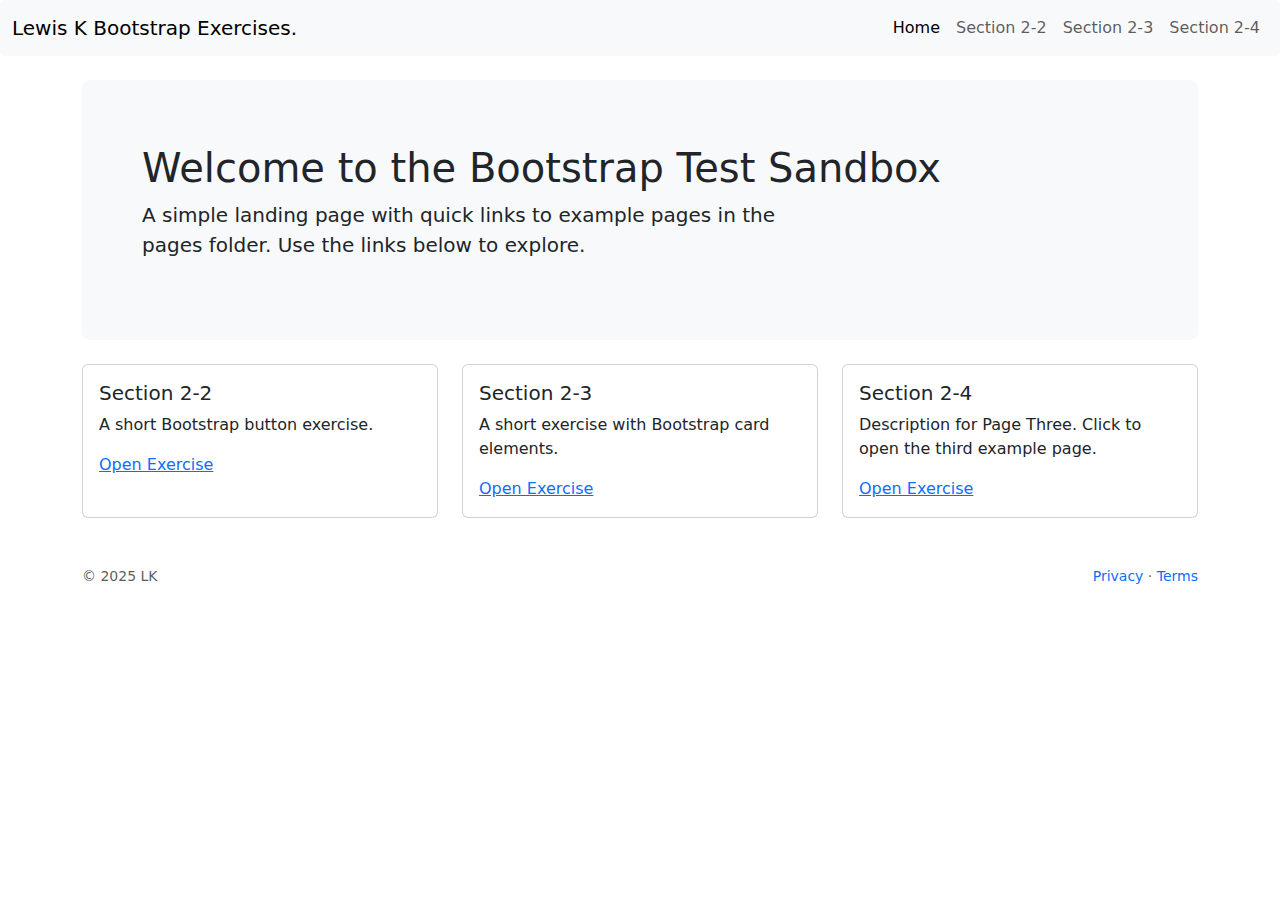
<file: index.html>
<!DOCTYPE html>
<html lang="en">

<head>
  <meta charset="UTF-8">
  <meta name="viewport" content="width=device-width, initial-scale=1.0">
  <title>Bootstrap Test Sandbox</title>
  <!-- Bootstrap CSS -->
  <link href="https://cdn.jsdelivr.net/npm/bootstrap@5.3.3/dist/css/bootstrap.min.css" rel="stylesheet" integrity="sha384-QWTKZyjpPEjISv5WaRU9OFeRpok6YctnYmDr5pNlyT2bRjXh0JMhjY6hW+ALEwIH" crossorigin="anonymous">
  <link rel="stylesheet" href="./css/styles.css">
</head>

<body>
  <nav class="navbar navbar-expand-lg navbar-light bg-light mb-4 rounded">
    <div class="container-fluid">
      <a class="navbar-brand" href="./index.html">Lewis K Bootstrap Exercises.</a>
      <button class="navbar-toggler" type="button" data-bs-toggle="collapse" data-bs-target="#mainNav" aria-controls="mainNav" aria-expanded="false" aria-label="Toggle navigation">
        <span class="navbar-toggler-icon"></span>
      </button>
      <div class="collapse navbar-collapse" id="mainNav">
        <ul class="navbar-nav ms-auto mb-2 mb-lg-0">
          <li class="nav-item">
            <a class="nav-link active" aria-current="page" href="#">Home</a>
          </li>
          <li class="nav-item">
            <a class="nav-link" href="pages/2-2.html">Section 2-2</a>
          </li>
          <li class="nav-item">
            <a class="nav-link" href="pages/2-3.html">Section 2-3</a>
          </li>
          <li class="nav-item">
            <a class="nav-link" href="pages/2-4.html">Section 2-4</a>
          </li>
        </ul>
      </div>
    </div>
  </nav>

  <main class="container">
    <header class="p-5 mb-4 bg-light rounded-3">
      <div class="container-fluid py-3">
        <h1 class="display-6">Welcome to the Bootstrap Test Sandbox</h1>
        <p class="col-md-8 fs-5">A simple landing page with quick links to example pages in the pages folder. Use the links below to explore.</p>
      </div>
    </header>

    <section class="row g-4">
      <div class="col-md-4">
        <div class="card h-100" id="card-2-2" data-animate-duration="600">
          <div class="card-body">
            <h5 class="card-title">Section 2-2</h5>
            <p class="card-text">A short Bootstrap button exercise.</p>
            <a href="./pages/2-2.html" class="stretched-link">Open Exercise</a>
          </div>
        </div>
      </div>
      <div class="col-md-4">
        <div class="card h-100">
          <div class="card-body">
            <h5 class="card-title">Section 2-3</h5>
            <p class="card-text">A short exercise with Bootstrap card elements.</p>
            <a href="./pages/2-3.html" class="stretched-link">Open Exercise</a>
          </div>
        </div>
      </div>
      <div class="col-md-4">
        <div class="card h-100">
          <div class="card-body">
            <h5 class="card-title">Section 2-4</h5>
            <p class="card-text">Description for Page Three. Click to open the third example page.</p>
            <a href="./pages/2-4.html" class="stretched-link">Open Exercise</a>
          </div>
        </div>
      </div>
    </section>

    <footer class="mt-5 text-muted small">
      <div class="d-flex justify-content-between align-items-center">
        <div>© 2025 LK</div>
        <div><a href="#" class="text-decoration-none">Privacy</a> · <a href="#" class="text-decoration-none">Terms</a></div>
      </div>
    </footer>
  </main>

  <!-- Bootstrap JS -->
  <script src="https://cdn.jsdelivr.net/npm/bootstrap@5.3.3/dist/js/bootstrap.bundle.min.js" integrity="sha384-YvpcrYf0tY3lHB60NNkmXc5s9fDVZLESaAA55NDzOxhy9GkcIdslK1eN7N6jIeHz" crossorigin="anonymous"></script>
  <script src="./js/index.js"></script>
</body>

</html>
</file>
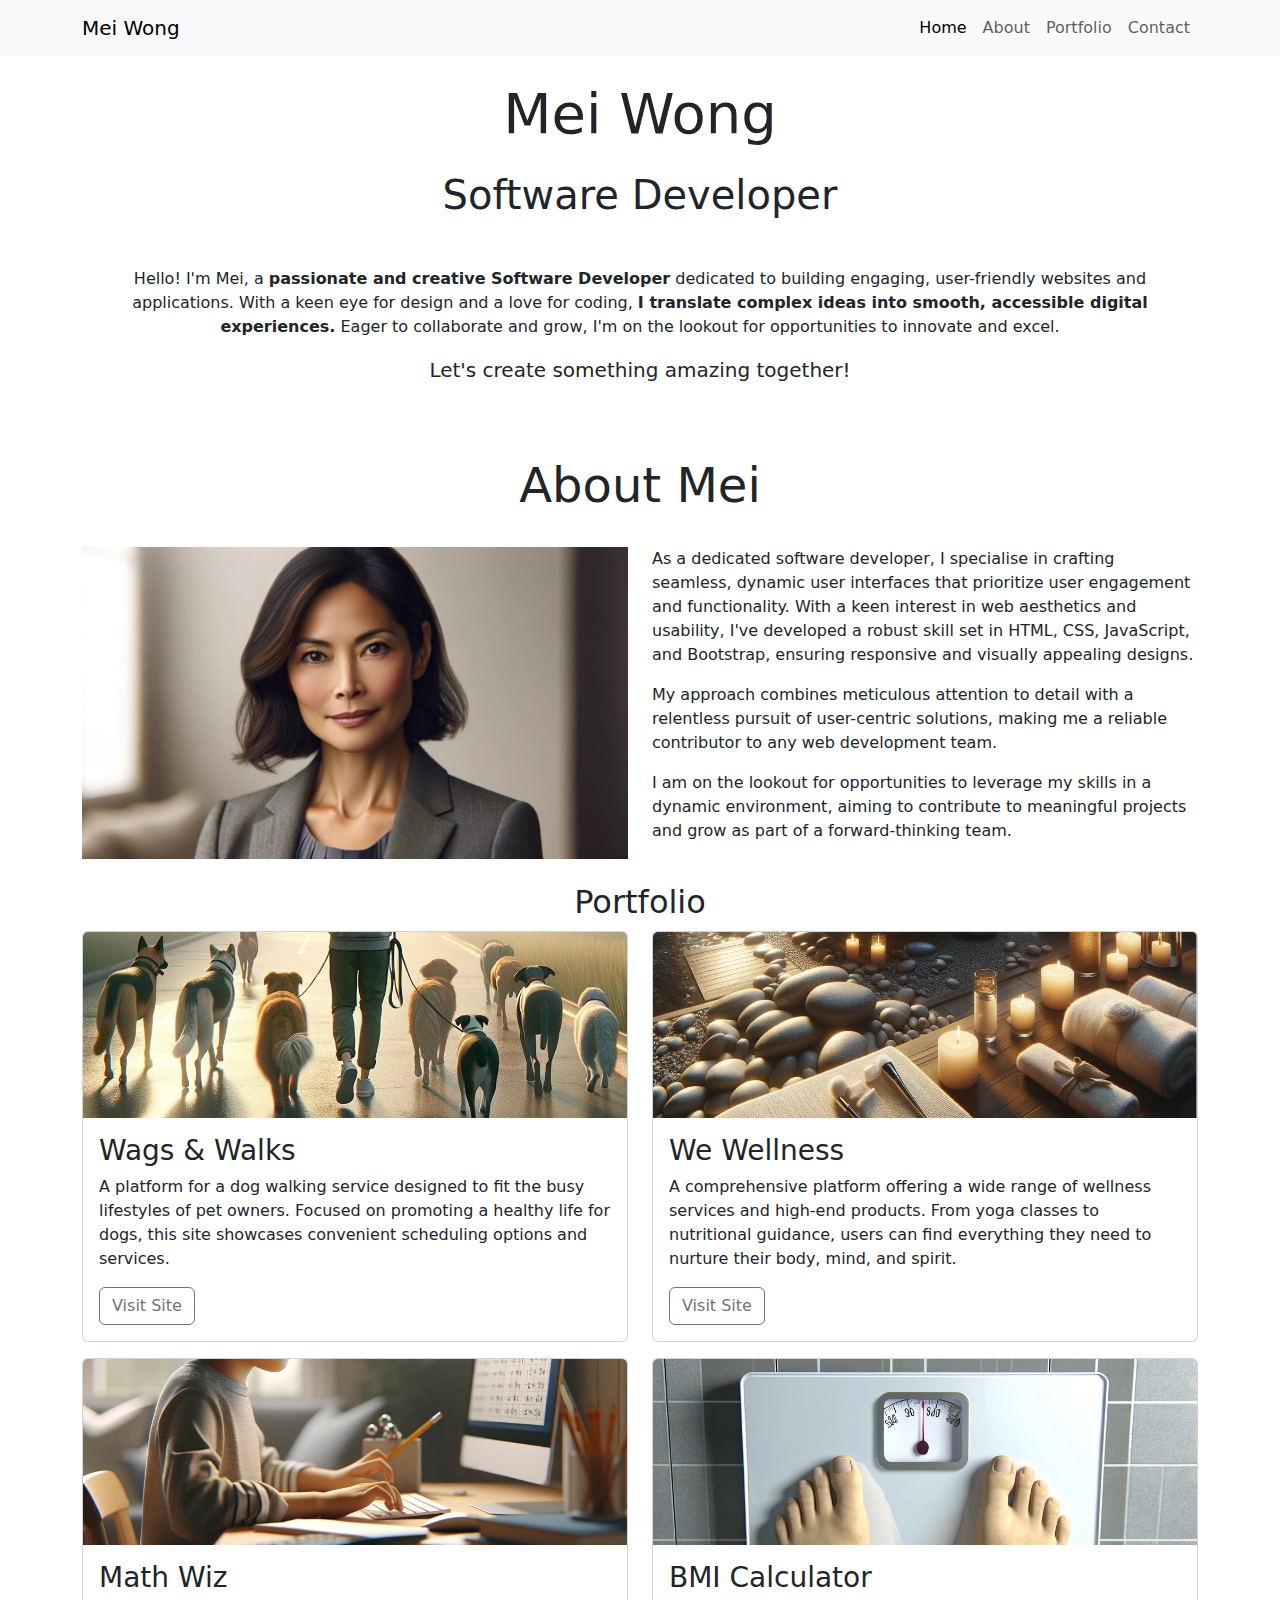
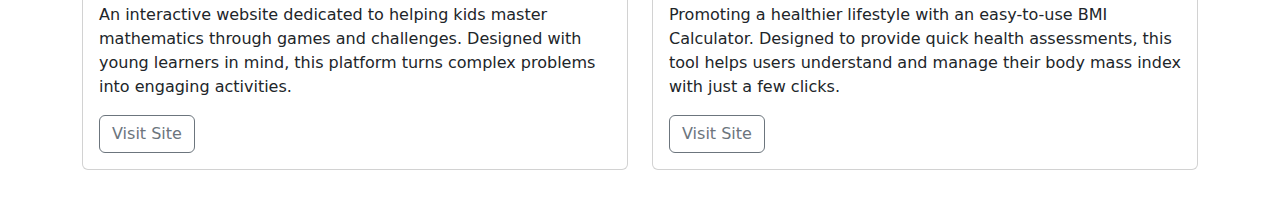
<file: pages/5-portfolio.html>
<!DOCTYPE html>
<html lang="en">

<head>
  <meta charset="UTF-8">
  <meta name="viewport" content="width=device-width, initial-scale=1.0">
  <title>Mei Wong | Software Developer</title>
  <!-- Bootstrap CSS Link -->
  <link href="https://cdn.jsdelivr.net/npm/bootstrap@5.3.3/dist/css/bootstrap.min.css" rel="stylesheet" integrity="sha384-QWTKZyjpPEjISv5WaRU9OFeRpok6YctnYmDr5pNlyT2bRjXh0JMhjY6hW+ALEwIH" crossorigin="anonymous">
</head>

<body>
  <nav class="navbar navbar-expand-sm bg-body-tertiary">
    <div class="container">
      <a class="navbar-brand" href="../index.html">Mei Wong</a>
      <button class="navbar-toggler" type="button" data-bs-toggle="collapse" data-bs-target="#navbarSupportedContent" aria-controls="navbarSupportedContent" aria-expanded="false" aria-label="Toggle navigation">
        <span class="navbar-toggler-icon"></span>
      </button>
      <div class="collapse navbar-collapse" id="navbarSupportedContent">
        <ul class="navbar-nav ms-auto">
          <li class="nav-item">
            <a class="nav-link active" aria-current="page" href="../index.html">Home</a>
          </li>
          <li class="nav-item">
            <a class="nav-link" href="#about">About</a>
          </li>
          <li class="nav-item">
            <a class="nav-link" href="#portfolio">Portfolio</a>
          </li>
          <li class="nav-item">
            <a class="nav-link" href="#contact">Contact</a>
          </li>
        </ul>
      </div>
    </div>
  </nav>

  <!-- header -->
  <header id="hero" class="container">
    <!-- section with hero image -->
    <section class="row">
      <!-- text-center class used to centre all text inside column -->
      <div class="col-12 text-center">
        <h1 class="display-4 my-4">Mei Wong</h1>
        <!-- mb-5 gives extra margin spacing under subheading -->
        <h2 class="display-6 mb-5">Software Developer</h2>
        <p>
          Hello! I'm Mei, a
          <strong>passionate and creative Software Developer</strong>
          dedicated to building engaging, user-friendly websites and
          applications. With a keen eye for design and a love for coding,
          <strong>I translate complex ideas into smooth, accessible digital
            experiences.</strong>
          Eager to collaborate and grow, I'm on the lookout for opportunities
          to innovate and excel.
        </p>
        <!-- mb-5 gives extra margin spacing under lead text -->
        <p class="lead mb-5">Let's create something amazing together!</p>
      </div>
    </section>
  </header>

  <!-- main content -->
  <main>
    <!-- About section links to #about href in navbar -->
    <section id="about" class="container">
      <div class="row">
        <!-- my-4 used to add top and bottom margin to heading -->
        <div class="col-12 text-center my-4">
          <h2 class="display-5">About Mei</h2>
        </div>
        <!-- mb-4 used to add margin under image -->
        <div class="col-12 col-md-6 mb-4">
          <!-- img-fluid class makes the image responsive to its container -->
          <img src="../assets/images/mei-wong.webp" class="img-fluid" alt="Mei Wong">
        </div>
        <!-- mb-4 used to add margin under text -->
        <div class="col-12 col-md-6 mb-4">
          <p>
            As a dedicated software developer, I specialise in crafting
            seamless, dynamic user interfaces that prioritize user engagement
            and functionality. With a keen interest in web aesthetics and
            usability, I've developed a robust skill set in HTML, CSS,
            JavaScript, and Bootstrap, ensuring responsive and visually
            appealing designs.
          </p>
          <p>
            My approach combines meticulous attention to detail with a
            relentless pursuit of user-centric solutions, making me a reliable
            contributor to any web development team.
          </p>
          <p>
            I am on the lookout for opportunities to leverage my skills in a
            dynamic environment, aiming to contribute to meaningful projects
            and grow as part of a forward-thinking team.
          </p>
        </div>
      </div>
    </section>

    <!-- portfolio section starts here -->
    <section id="portfolio" class="pb-4">
      <div class="container">
        <div class="row">
          <h2 class="text-center">Portfolio</h2>
          <br>
          <br>
        </div>
        <div class="row">
          <div class="column col-md-6 col-sm-12 mb-3">
            <div class="card">
              <img src="../assets/images/wags-and-walks.webp" class="card-img-top" alt="A man walking several dogs early in the morning">
              <div class="card-body">
                <h3 class="card-title">Wags & Walks</h3>
                <p class="card-text">A platform for a dog walking service designed to fit the busy lifestyles of pet owners. Focused on promoting a healthy life for dogs, this site showcases convenient scheduling options and services.</p>
                <a href="#" class="btn btn-outline-secondary">Visit Site</a>
              </div>
            </div>
          </div>
          <div class="column col-md-6 col-sm-12 mb-3">
            <div class="card">
              <img src="../assets/images/we-wellness.webp" class="card-img-top" alt="A spa with candles towels and natural material">
              <div class="card-body">
                <h3 class="card-title">We Wellness</h3>
                <p class="card-text">A comprehensive platform offering a wide range of wellness services and high-end products. From yoga classes to nutritional guidance, users can find everything they need to nurture their body, mind, and spirit.</p>
                <a href="#" class="btn btn-outline-secondary">Visit Site</a>
              </div>
            </div>
          </div>
        </div>
        <div class="row">
          <div class="column col-md-6 col-sm-12 mb-3">
            <div class="card">
              <img src="../assets/images/math-wiz.webp" class="card-img-top" alt="A child practicing math at a computer">
              <div class="card-body">
                <h3 class="card-title">Math Wiz</h3>
                <p class="card-text">An interactive website dedicated to helping kids master mathematics through games and challenges. Designed with young learners in mind, this platform turns complex problems into engaging activities.</p>
                <a href="#" class="btn btn-outline-secondary">Visit Site</a>
              </div>
            </div>
          </div>
          <div class="column col-md-6 col-sm-12 mb-3">
            <div class="card">
              <img src="../assets/images/bmi-calculator.webp" class="card-img-top" alt="Weighing scales seen from the first person view of the person standing on the scales">
              <div class="card-body">
                <h3 class="card-title">BMI Calculator</h3>
                <p class="card-text">Promoting a healthier lifestyle with an easy-to-use BMI Calculator. Designed to provide quick health assessments, this tool helps users understand and manage their body mass index with just a few clicks.</p>
                <a href="#" class="btn btn-outline-secondary">Visit Site</a>
              </div>
            </div>
          </div>
        </div>
      </div>
    </section>

  </main>

  <!-- Bootstrap JS Script-->
  <script src="https://cdn.jsdelivr.net/npm/bootstrap@5.3.3/dist/js/bootstrap.bundle.min.js" integrity="sha384-YvpcrYf0tY3lHB60NNkmXc5s9fDVZLESaAA55NDzOxhy9GkcIdslK1eN7N6jIeHz" crossorigin="anonymous"></script>
</body>

</html>
</file>
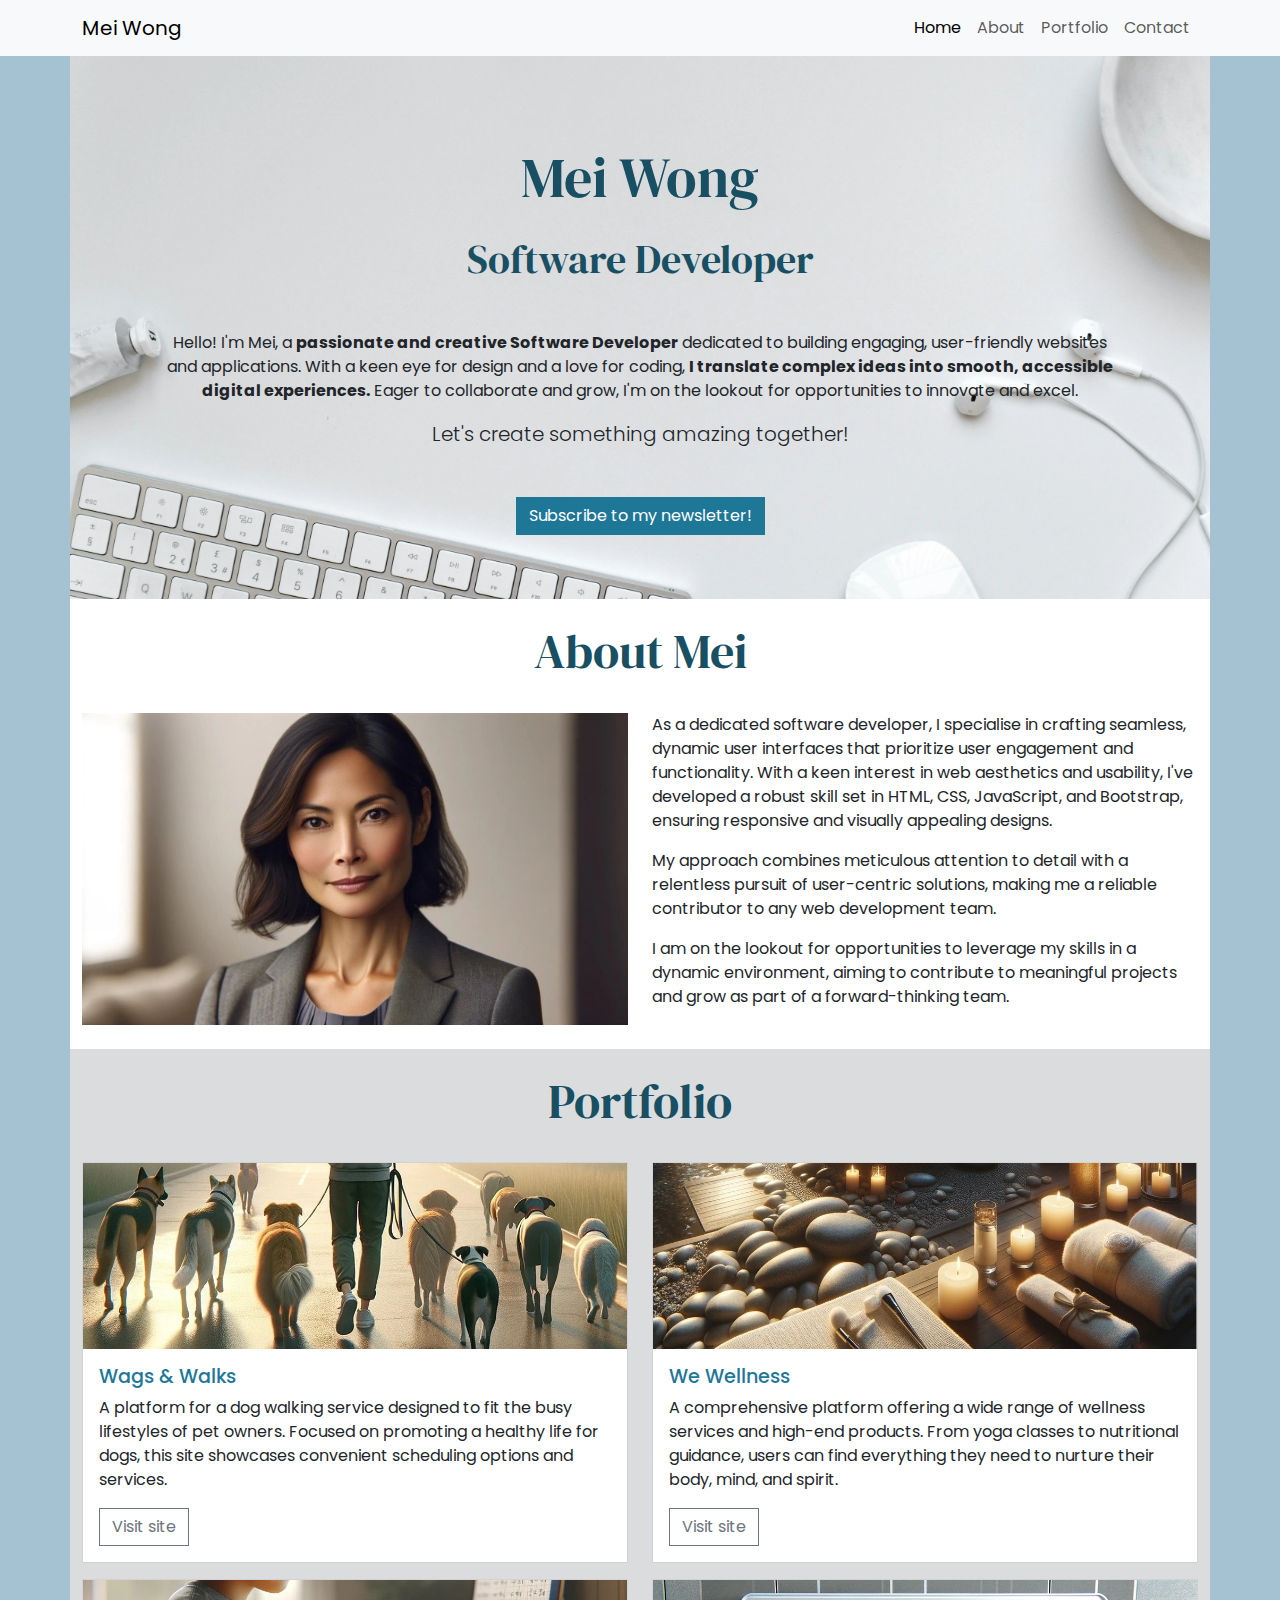
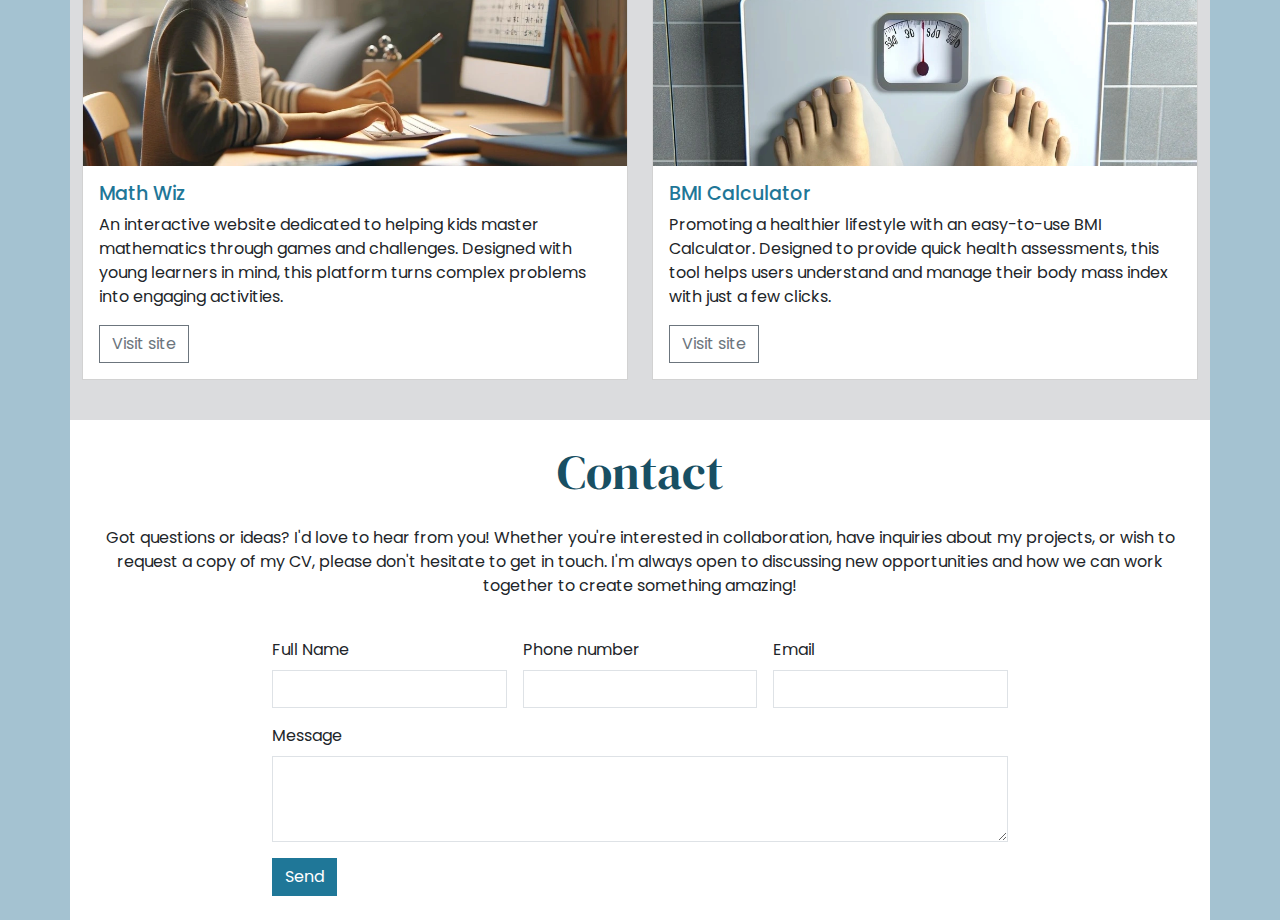
<file: pages/7-customised-portfolio.html>
<!DOCTYPE html>
<html lang="en">

<head>
  <meta charset="UTF-8">
  <meta name="viewport" content="width=device-width, initial-scale=1.0">
  <title>Mei Wong | Software Developer</title>
  <!-- Bootstrap CSS Link -->
  <link href="https://cdn.jsdelivr.net/npm/bootstrap@5.3.3/dist/css/bootstrap.min.css" rel="stylesheet" integrity="sha384-QWTKZyjpPEjISv5WaRU9OFeRpok6YctnYmDr5pNlyT2bRjXh0JMhjY6hW+ALEwIH" crossorigin="anonymous">
  <link rel="stylesheet" href="../css/7-customised-portfolio.css">
</head>

<body>
  <nav class="navbar navbar-expand-sm bg-body-tertiary">
    <div class="container">
      <a class="navbar-brand" href="../index.html">Mei Wong</a>
      <button class="navbar-toggler" type="button" data-bs-toggle="collapse" data-bs-target="#navbarSupportedContent" aria-controls="navbarSupportedContent" aria-expanded="false" aria-label="Toggle navigation">
        <span class="navbar-toggler-icon"></span>
      </button>
      <div class="collapse navbar-collapse" id="navbarSupportedContent">
        <ul class="navbar-nav ms-auto">
          <li class="nav-item">
            <a class="nav-link active" aria-current="page" href="../index.html">Home</a>
          </li>
          <li class="nav-item">
            <a class="nav-link" href="#about">About</a>
          </li>
          <li class="nav-item">
            <a class="nav-link" href="#portfolio">Portfolio</a>
          </li>
          <li class="nav-item">
            <a class="nav-link" href="#contact">Contact</a>
          </li>
        </ul>
      </div>
    </div>
  </nav>

  <!-- header -->
  <header id="hero" class="container">
    <!-- section with hero image -->
    <section class="row">
      <!-- text-center class used to centre all text inside column -->
      <div class="col-12 text-center">
        <h1 class="display-4 my-4">Mei Wong</h1>
        <!-- mb-5 gives extra margin spacing under subheading -->
        <h2 class="display-6 mb-5">Software Developer</h2>
        <p>
          Hello! I'm Mei, a
          <strong>passionate and creative Software Developer</strong>
          dedicated to building engaging, user-friendly websites and
          applications. With a keen eye for design and a love for coding,
          <strong>I translate complex ideas into smooth, accessible digital
            experiences.</strong>
          Eager to collaborate and grow, I'm on the lookout for opportunities
          to innovate and excel.
        </p>
        <!-- mb-5 gives extra margin spacing under lead text -->
        <p class="lead mb-5">Let's create something amazing together!</p>

        <!-- Bootstrap modal button -->
        <button type="button" class="btn btn-primary sharp-corners custom-btn" data-bs-toggle="modal" data-bs-target="#exampleModal">
          Subscribe to my newsletter!
        </button>
      </div>

    </section>
  </header>

  <!-- main content -->
  <main>
    <!-- About section links to #about href in navbar -->
    <section id="about" class="container">
      <div class="row">
        <!-- my-4 used to add top and bottom margin to heading -->
        <div class="col-12 text-center my-4">
          <h2 class="display-5">About Mei</h2>
        </div>
        <!-- mb-4 used to add margin under image -->
        <div class="col-12 col-md-6 mb-4">
          <!-- img-fluid class makes the image responsive to its container -->
          <img src="../assets/images/mei-wong.webp" class="img-fluid" alt="Mei Wong">
        </div>
        <!-- mb-4 used to add margin under text -->
        <div class="col-12 col-md-6 mb-4">
          <p>
            As a dedicated software developer, I specialise in crafting
            seamless, dynamic user interfaces that prioritize user engagement
            and functionality. With a keen interest in web aesthetics and
            usability, I've developed a robust skill set in HTML, CSS,
            JavaScript, and Bootstrap, ensuring responsive and visually
            appealing designs.
          </p>
          <p>
            My approach combines meticulous attention to detail with a
            relentless pursuit of user-centric solutions, making me a reliable
            contributor to any web development team.
          </p>
          <p>
            I am on the lookout for opportunities to leverage my skills in a
            dynamic environment, aiming to contribute to meaningful projects
            and grow as part of a forward-thinking team.
          </p>
        </div>
      </div>
    </section>

    <!-- portfolio section starts here -->
    <section id="portfolio" class="container pb-4">
      <div class="row sharp-corners">
        <!-- my-4 used to add top and bottom margin to heading -->
        <div class="col-12 text-center my-4">
          <h2 class="display-5">Portfolio</h2>
        </div>
        <!-- cols for cards -->
        <div class="col-12 col-md-6">
          <div class="card mb-3">
            <img src="../assets/images/wags-and-walks.webp" class="card-img-top" alt="A man walking several dogs early in the morning">
            <div class="card-body">
              <h3 class="card-title">Wags & Walks</h3>
              <p class="card-text">A platform for a dog walking service designed to fit the busy lifestyles of pet owners. Focused on promoting a healthy life for dogs, this site showcases convenient scheduling options and services.</p>
              <a href="#" class="btn btn-outline-secondary">Visit site</a>
            </div>
          </div>
        </div>
        <div class="col-12 col-md-6">
          <div class="card mb-3">
            <img src="../assets/images/we-wellness.webp" class="card-img-top" alt="A spa with candles towels and natural material">
            <div class="card-body">
              <h3 class="card-title">We Wellness</h3>
              <p class="card-text">A comprehensive platform offering a wide range of wellness services and high-end products. From yoga classes to nutritional guidance, users can find everything they need to nurture their body, mind, and spirit.</p>
              <a href="#" class="btn btn-outline-secondary">Visit site</a>
            </div>
          </div>
        </div>
        <div class="col-12 col-md-6">
          <div class="card mb-3">
            <img src="../assets/images/math-wiz.webp" class="card-img-top" alt="A child practicing math at a computer">
            <div class="card-body">
              <h3 class="card-title">Math Wiz</h3>
              <p class="card-text">An interactive website dedicated to helping kids master mathematics through games and challenges. Designed with young learners in mind, this platform turns complex problems into engaging activities. </p>
              <a href="#" class="btn btn-outline-secondary">Visit site</a>
            </div>
          </div>
        </div>
        <div class="col-12 col-md-6">
          <div class="card mb-3">
            <img src="../assets/images/bmi-calculator.webp" class="card-img-top" alt="Weighing scales seen from the first person view of the person standing on the scales">
            <div class="card-body">
              <h3 class="card-title">BMI Calculator</h3>
              <p class="card-text">Promoting a healthier lifestyle with an easy-to-use BMI Calculator. Designed to provide quick health assessments, this tool helps users understand and manage their body mass index with just a few clicks.</p>
              <a href="#" class="btn btn-outline-secondary">Visit site</a>
            </div>
          </div>
        </div>
      </div>
    </section>

  </main>

  <!-- Contact Section -->
  <footer id="contact" class="container">
    <div class="row justify-content-center">
      <div class="col-12 text-center my-4">
        <h2 class="display-5">Contact</h2>
        <p class="mt-4">Got questions or ideas? I'd love to hear from you! Whether you're interested in collaboration, have inquiries about my projects, or wish to request a copy of my CV, please don't hesitate to get in touch. I'm always open to discussing new opportunities and how we can work together to create something amazing!</p>
      </div>
      <div class="col-12 col-md-10 col-lg-8 mb-4">
        <!-- Add your form here -->
        <form class="row g-3 sharp-corners">
          <div class="col-lg-4">
            <label for="full-name" class="form-label">Full Name</label>
            <input type="text" class="form-control" id="full-name">
          </div>
          <div class="col-lg-4">
            <label for="phonenumber" class="form-label">Phone number</label>
            <input type="number" class="form-control" id="phonenumber">
          </div>
          <div class="col-lg-4">
            <label for="email" class="form-label">Email</label>
            <input type="email" class="form-control" id="email">
          </div>
          <div class="col-12">
            <label for="message" class="form-label">Message</label>
            <textarea class="form-control" id="message" rows="3"></textarea>
          </div>
          <div class="col-12">
            <button type="submit" class="btn btn-primary custom-btn">Send</button>
          </div>
        </form>
      </div>
    </div>
  </footer>

  <!-- Bootstrap modal -->
  <!-- Modal -->
  <div class="modal fade" id="exampleModal" tabindex="-1" aria-labelledby="exampleModalLabel" aria-hidden="true">
    <div class="modal-dialog modal-lg">
      <div class="modal-content sharp-corners">
        <div class="modal-header">
          <h1 class="modal-title fs-5" id="exampleModalLabel">Subscribe</h1>
          <button type="button" class="btn-close" data-bs-dismiss="modal" aria-label="Close"></button>
        </div>
        <div class="modal-body">
          <p>
            Join my newsletter for the latest updates on my projects, coding tips, and industry insights delivered straight to your inbox.
          </p>
          <form class="row g-3">
            <div class="col-lg-6">
              <label for="inputName" class="form-label">Name</label>
              <input type="text" class="form-control" id="inputName">
            </div>
            <div class="col-lg-6">
              <label for="inputEmail" class="form-label">Email</label>
              <input type="email" class="form-control" id="inputEmail">
            </div>
            <div class="col-12 mb-4">
              <button type="submit" class="btn btn-primary custom-btn">
                Sign up!
              </button>
            </div>
          </form>
        </div>
      </div>
    </div>
  </div>

  <!-- Bootstrap JS Script-->
  <script src="https://cdn.jsdelivr.net/npm/bootstrap@5.3.3/dist/js/bootstrap.bundle.min.js" integrity="sha384-YvpcrYf0tY3lHB60NNkmXc5s9fDVZLESaAA55NDzOxhy9GkcIdslK1eN7N6jIeHz" crossorigin="anonymous"></script>
</body>

</html>
</file>
<file: css/styles.css>
/* outgoing animation */
/* Test animation CSS generated entirely by AI. */
@keyframes cardFlyOut {
    0% {
        transform: translateY(0) rotate(0) scale(1);
        opacity: 1;
    }

    40% {
        transform: translateY(-6px) rotate(-4deg) scale(1.02);
        opacity: 1;
    }

    100% {
        transform: translateY(-40px) rotate(8deg) scale(0.6);
        opacity: 0;
    }
}

.card-leaving {
    animation-name: cardFlyOut;
    animation-timing-function: cubic-bezier(0.2, 0.8, 0.2, 1);
    animation-fill-mode: forwards;
    pointer-events: none;
    /* avoid double clicks while animating */
    will-change: transform, opacity;
}

/* small press feedback if clicked rapidly (optional) */
.card-press {
    transform: scale(0.995);
    transition: transform 80ms;
}
</file>
<file: css/7-customised-portfolio.css>
/*
    #a4c2d1; egg blue
    #dbdcde; light grey
    #1f7798; mid-blue
    #184f63; dark-blue
*/

/* global styles */
@import url('https://fonts.googleapis.com/css2?family=DM+Serif+Display:ital@0;1&family=Poppins&display=swap');

body {
    font-family: 'Poppins', sans-serif;
    background-color: #a4c2d1; /* egg blue */
}

h1,
h2 {
    font-family: 'DM Serif Display', serif;
    color: #184f63; /* dark-blue */
}

.sharp-corners,
.sharp-corners * {
    border-radius: 0;
}

.custom-btn {
    background-color: #1f7798; /* mid-blue */
    border-color: #1f7798; /* mid-blue */
    color: white;
}

.custom-btn:hover {
    background-color: #1d6d8a;
    border-color: #1d6d8a;
}

/* About Section */
#about {
    background-color: white;
}

/* Portfolio Section */
#portfolio {
    background-color: #dbdcde; /* light grey */
}

#portfolio .card-title {
    color: #1f7798; /* mid-blue */
    font-size: 1.2rem;
}

#portfolio .btn-outline-secondary:hover {
    background-color: #1f7798; /* mid-blue */
    border-color: #1f7798; /* mid-blue */
}

#portfolio .card-text {
    min-height: 120px;
}

/* Contact Section */
#contact {
    background-color: white;
}

/* Header */
#hero {
    background-color: #dbdcde; /* light grey */
    background-image: url('../assets/images/background.webp');
    background-size: cover;
    background-position: 50% 70%;
    min-height: 500px;
    padding: 5% 7%;
}

/* Media Queries */

/* Use Bootstrap breakpoint for XL screens */
@media screen and (min-width: 1200px) {
    /* Fixes all portfolio cards being too tall on XL screens */
    #portfolio .card-text {
        min-height: auto;
    }
}
</file>
